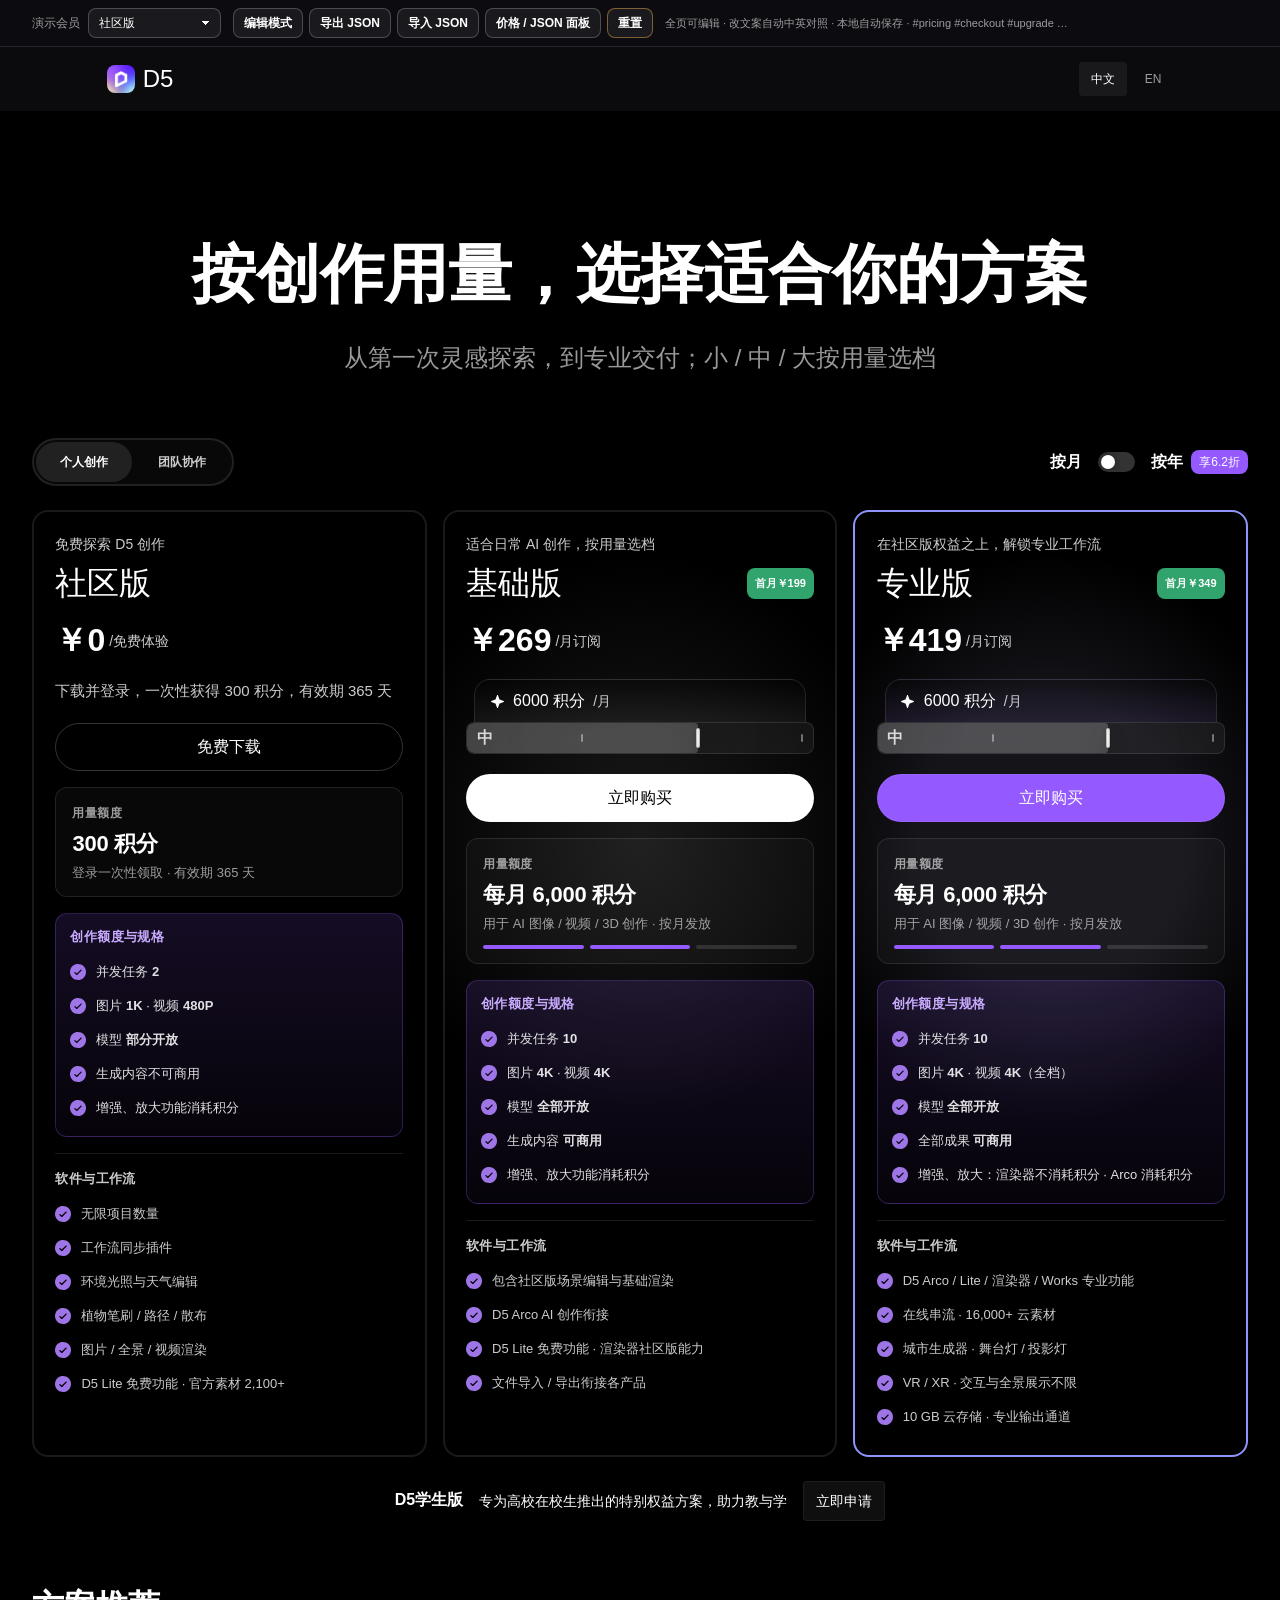
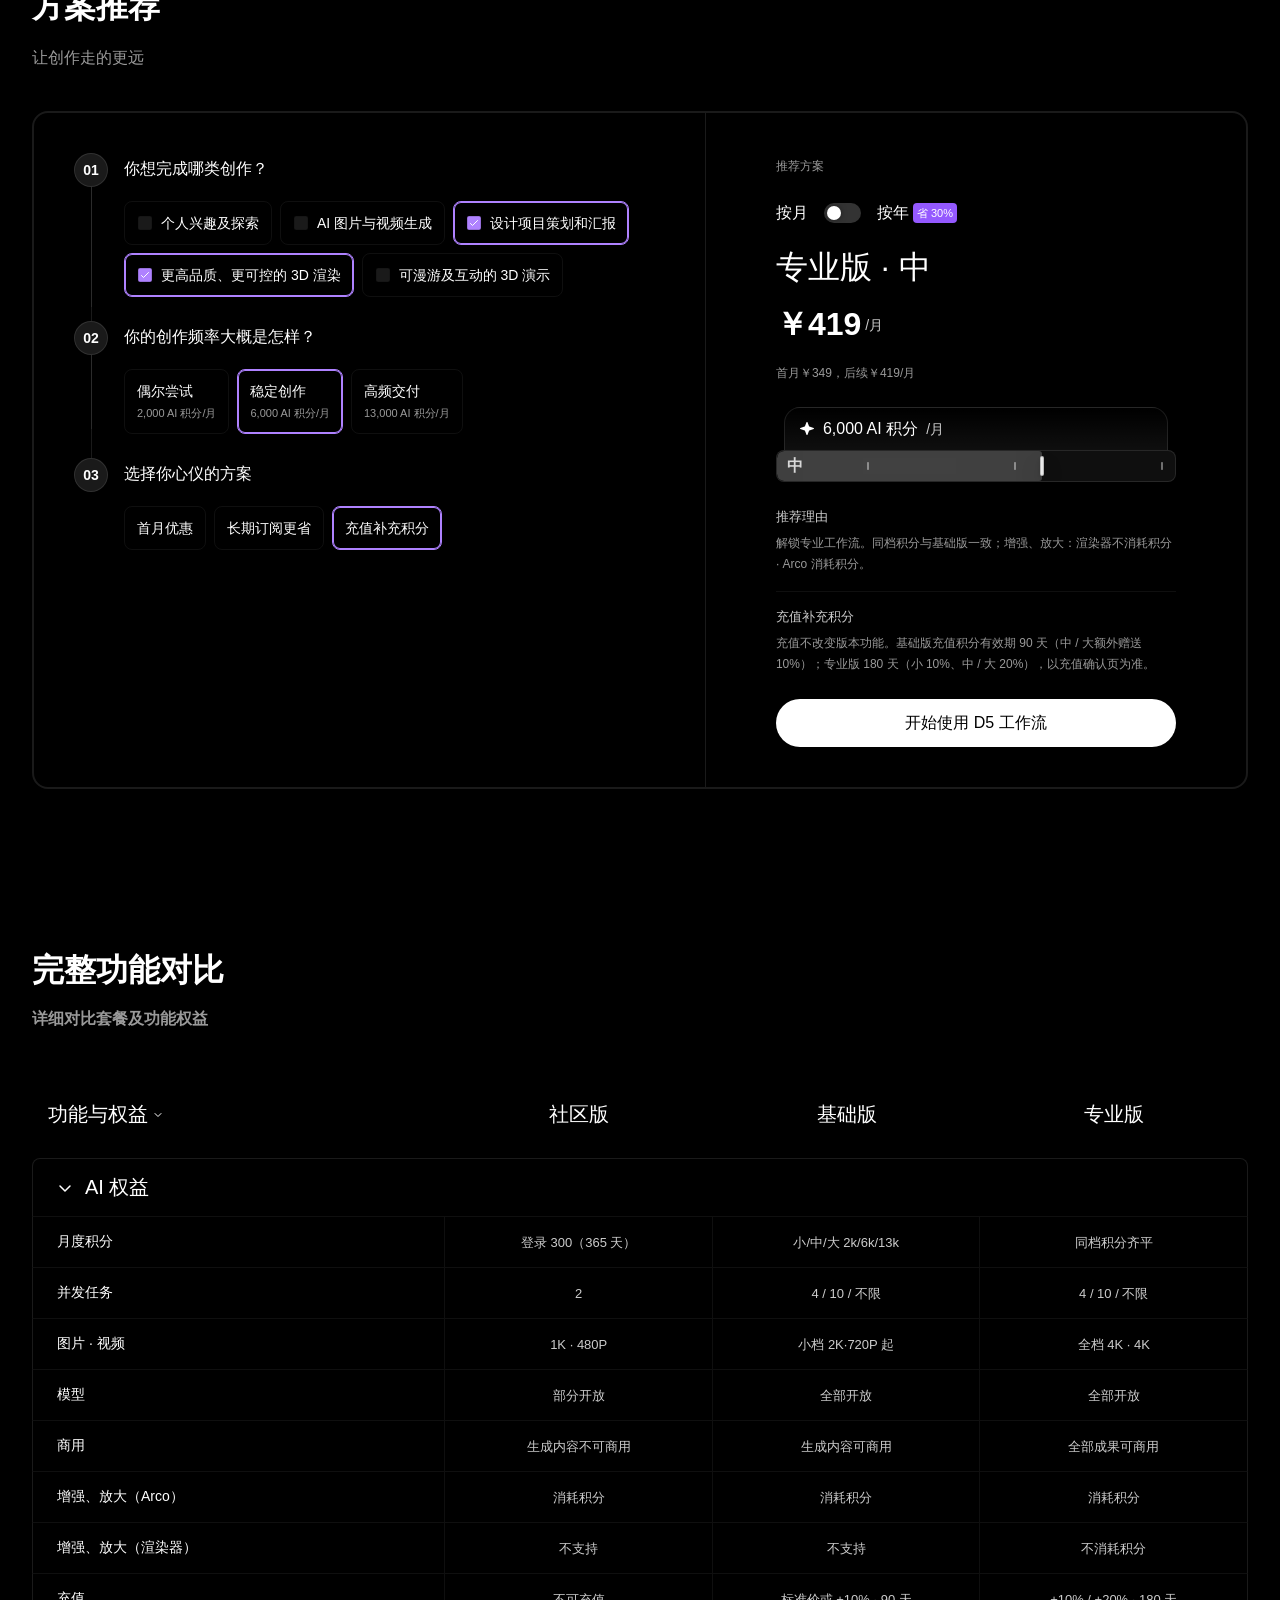
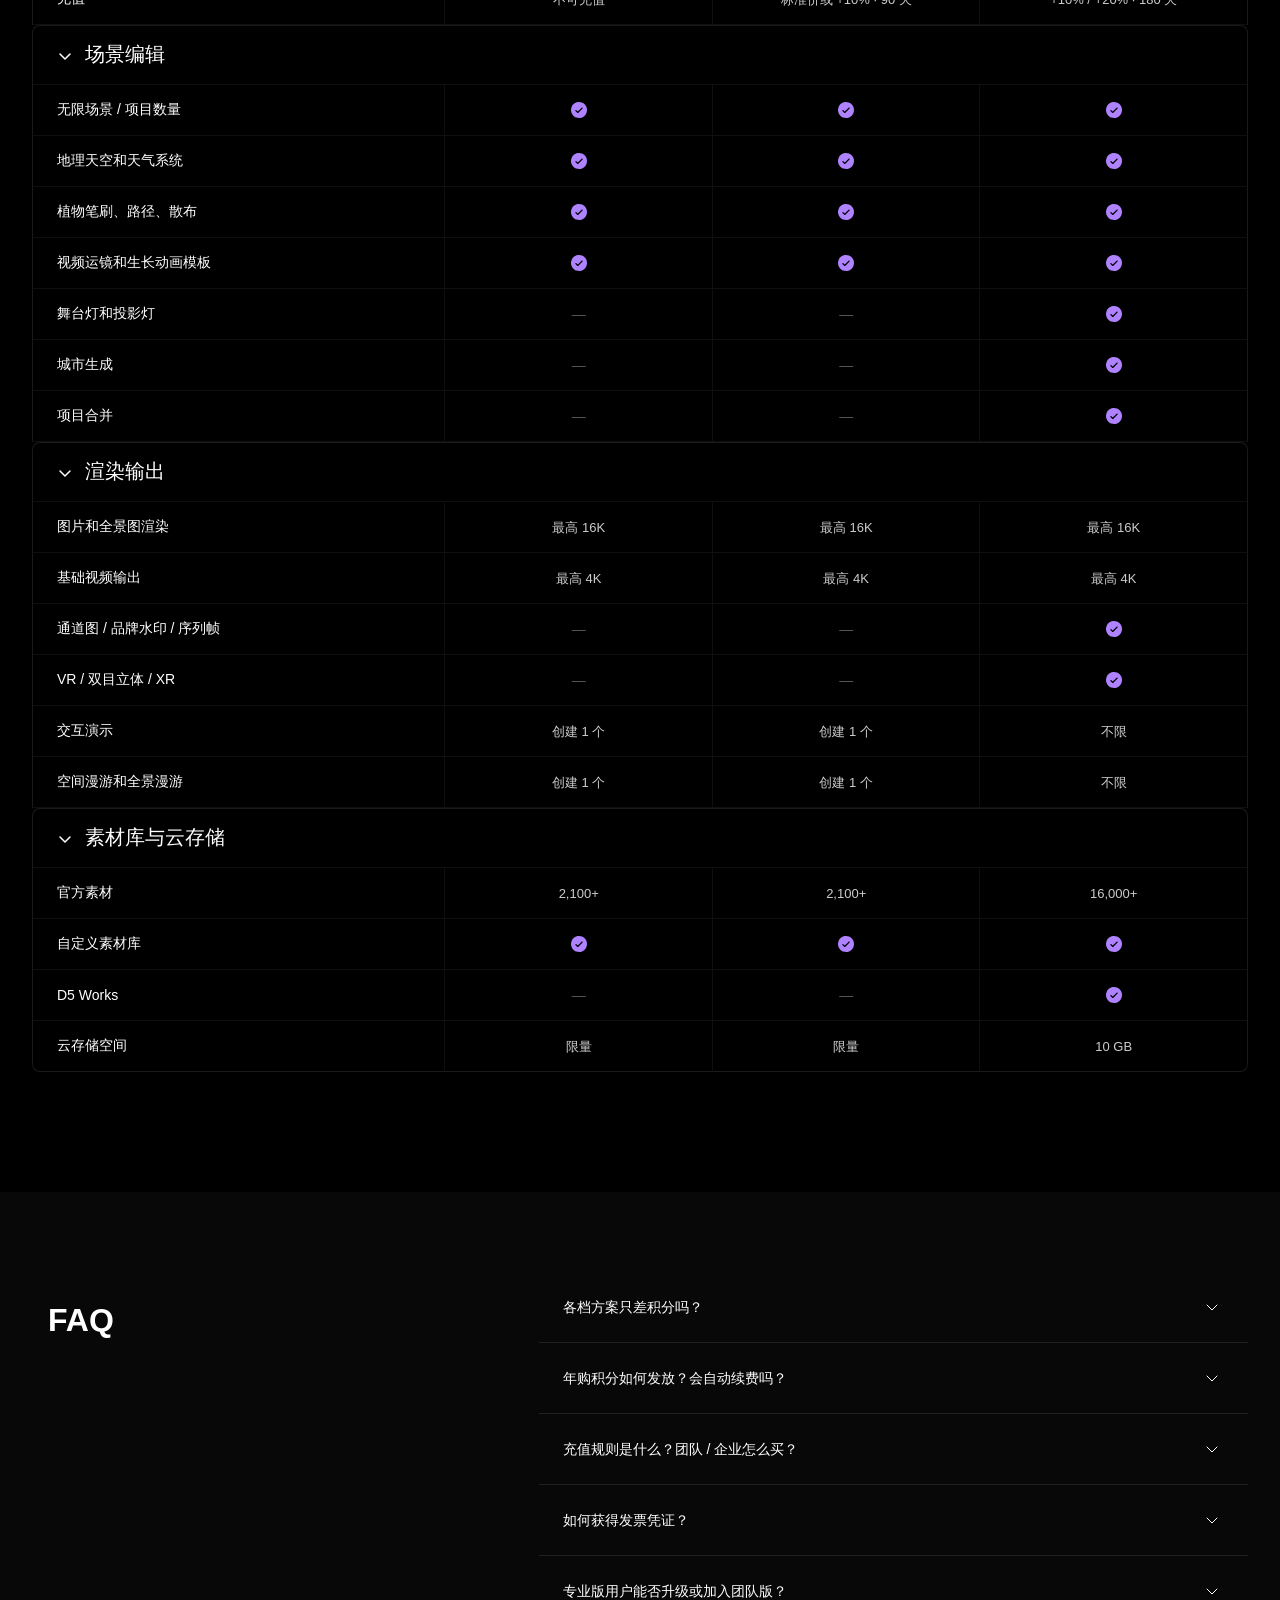
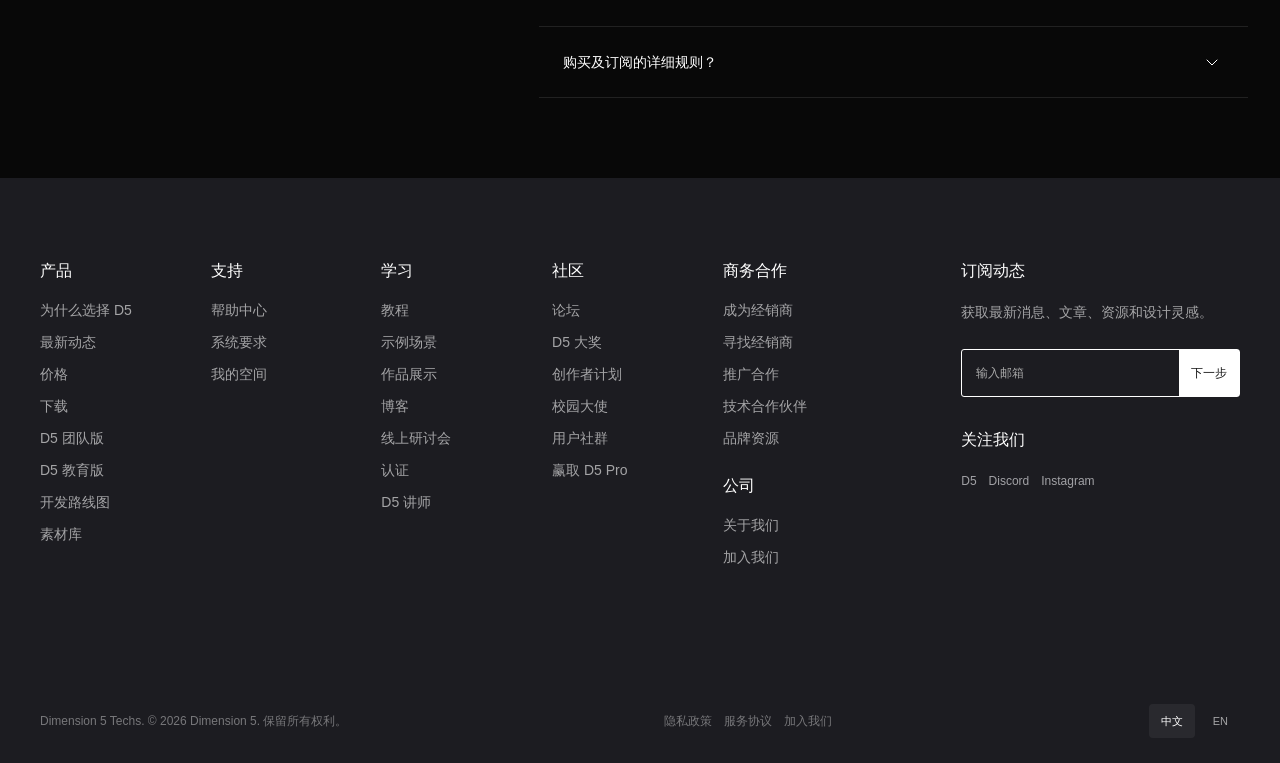
<file: index.html>
<!doctype html>
<html lang="zh-CN">
<head>
  <meta charset="UTF-8">
  <meta name="viewport" content="width=device-width, initial-scale=1">
  <meta name="theme-color" content="#000000">
  <meta name="description" content="选择适合你的 D5 方案，比较个人版本、AI 用量与设计工作流权益。">
  <title>D5 · 选择你的创作方案</title>
  <link rel="icon" href="assets/d5-logo.png">
  <link rel="stylesheet" href="styles.css?v=20261010-preferred-plan">
  <link rel="stylesheet" href="recommender.css?v=20261010-preferred-plan">
  <link rel="stylesheet" href="flows.css?v=20261010-preferred-plan">
</head>
<body data-route="pricing">
  <div class="demo-toolbar" id="demo-toolbar" aria-label="演示与编辑工具栏"></div>

  <header class="global-nav">
    <a class="brand" href="#pricing" data-nav="pricing" aria-label="D5"><img src="assets/brand.webp" alt=""><span>D5</span></a>
    <fieldset class="language-switch" aria-label="Language">
      <button type="button" data-lang="zh" aria-pressed="true">中文</button>
      <button type="button" data-lang="en" aria-pressed="false">EN</button>
    </fieldset>
  </header>

  <div id="view-pricing">
  <main id="main">
    <section class="hero container">
      <h1 data-i18n="hero.title" data-edit="hero.title">按创作用量，选择适合你的方案</h1>
      <p data-i18n="hero.subtitle" data-edit="hero.subtitle">从第一次灵感探索，到专业交付；小 / 中 / 大按用量选档</p>
    </section>

    <section class="pricing container" id="pricing">
      <div class="pricing-toolbar">
        <div class="segmented" role="group" aria-label="选择用户类别">
          <button type="button" data-audience="personal" aria-pressed="true" data-i18n="audience.personal">个人创作</button>
          <button type="button" data-audience="team" aria-pressed="false" data-i18n="audience.team">团队协作</button>
        </div>
        <div class="billing">
          <span data-i18n="billing.monthly">按月</span>
          <button type="button" class="toggle" data-billing-toggle aria-pressed="false" aria-label="切换按年购买"><span></span></button>
          <div class="billing-annual"><span data-i18n="billing.annual">按年</span><b data-i18n="billing.discount">享6.2折</b></div>
        </div>
      </div>
      <div class="plan-grid" id="plan-grid"></div>
      <div class="education">
        <div class="education-inner">
          <strong data-i18n="education.title" data-edit="education.title">D5学生版</strong>
          <span data-i18n="education.subtitle" data-edit="education.subtitle">专为高校在校生推出的特别权益方案，助力教与学</span>
          <a href="#pricing" data-i18n="education.button" data-edit="education.button">立即申请</a>
        </div>
      </div>
    </section>

    <section class="section container" id="workflow" aria-labelledby="workflow-title">
      <div class="section-head">
        <h2 id="workflow-title" data-i18n="workflow.title" data-edit="workflow.title">方案推荐</h2>
        <p data-i18n="workflow.subtitle" data-edit="workflow.subtitle">让创作走的更远</p>
      </div>
      <div class="plan-finder" id="plan-finder"></div>
    </section>

    <section class="section container" id="comparison" aria-labelledby="comparison-title">
      <div class="section-head row">
        <div>
          <h2 id="comparison-title" data-i18n="comparison.title" data-edit="comparison.title">完整功能对比</h2>
          <p data-i18n="comparison.subtitle" data-edit="comparison.subtitle">详细对比套餐及功能权益</p>
        </div>
      </div>
      <div class="compare-scroll" tabindex="0" role="region" aria-labelledby="comparison-title"><div class="compare" id="compare"></div></div>
    </section>

    <section class="faq" id="faq" aria-labelledby="faq-title">
      <div class="container faq-inner">
        <div class="faq-title"><h2 id="faq-title" data-edit="faq.title">FAQ</h2></div>
        <div class="faq-list">
          <details><summary><span data-i18n="faq.q1" data-edit="faq.q1">各档方案只差积分吗？</span><img src="assets/figma/caret-down-faq.svg" alt=""></summary><p data-i18n="faq.a1" data-edit="faq.a1">不只积分。小 / 中 / 大还会影响并发任务、图片/视频规格、充值赠送与积分有效期。基础与专业同档积分一致，核心差异是：①商用——基础为生成内容可商用，专业为全部成果可商用；②增强、放大——Arco 两端都消耗积分；专业版渲染器侧不消耗积分，基础版不支持渲染器侧增强。具体以功能入口说明为准。</p></details>
          <details><summary><span data-i18n="faq.q2" data-edit="faq.q2">年购积分如何发放？会自动续费吗？</span><img src="assets/figma/caret-down-faq.svg" alt=""></summary><p data-i18n="faq.a2" data-edit="faq.a2">年购一次支付，积分仍按月发放，未用完不累计到下一积分月。当前为到期不自动续费；是否自动续费以购买确认页为准。</p></details>
          <details><summary><span data-i18n="faq.q3" data-edit="faq.q3">充值规则是什么？团队 / 企业怎么买？</span><img src="assets/figma/caret-down-faq.svg" alt=""></summary><p data-i18n="faq.a3" data-edit="faq.a3">充值可补充 D5 AI 积分，不改变版本功能。社区版不可充值；基础版按档位为标准价或额外赠送，充值积分有效期 90 天；专业版额外赠送更高，有效期 180 天，均以充值确认页为准。团队版与企业版为两个独立版本模块，各自提供基础席位与专业席位，不展示公开自助价，请联系销售获取报价。</p></details>
          <details><summary><span data-i18n="faq.q4" data-edit="faq.q4">如何获得发票凭证？</span><img src="assets/figma/caret-down-faq.svg" alt=""></summary><p data-i18n="faq.a4" data-edit="faq.a4">成功订购后，可前往 D5 用户中心 · 发票服务 申请开票。</p></details>
          <details><summary><span data-i18n="faq.q5" data-edit="faq.q5">专业版用户能否升级或加入团队版？</span><img src="assets/figma/caret-down-faq.svg" alt=""></summary><p data-i18n="faq.a5" data-edit="faq.a5">专业版用户如需升级为团队版，可联系我们了解详情。若团队已开通团队版，可联系团队管理员邀请你加入。</p></details>
          <details><summary><span data-i18n="faq.q6" data-edit="faq.q6">购买及订阅的详细规则？</span><img src="assets/figma/caret-down-faq.svg" alt=""></summary><p data-i18n="faq.a6" data-edit="faq.a6">查看 D5 订阅规则（d5render.cn/subscription-rules）。其他购买问题可进入帮助中心向我们提问。</p></details>
        </div>
      </div>
    </section>
  </main>
  </div>

  <div id="flow-host" hidden>
    <div id="flow-root" class="view is-active" aria-live="polite"></div>
  </div>

  <footer class="reference-footer">
    <div class="footer-columns">
      <div><h3 data-i18n="footer.product">产品</h3><a href="#pricing" data-nav="pricing" data-i18n="footer.whyD5">为什么选择 D5</a><a href="#pricing" data-nav="pricing" data-i18n="footer.whatsNew">最新动态</a><a href="#pricing" data-nav="pricing" data-i18n="footer.pricing">价格</a><a href="#pricing" data-nav="pricing" data-i18n="footer.download">下载</a><a href="#pricing" data-nav="pricing" data-i18n="footer.teams">D5 团队版</a><a href="#pricing" data-nav="pricing" data-i18n="footer.education">D5 教育版</a><a href="#pricing" data-nav="pricing" data-i18n="footer.roadmap">开发路线图</a><a href="#pricing" data-nav="pricing" data-i18n="footer.assets">素材库</a></div>
      <div><h3 data-i18n="footer.support">支持</h3><a href="#pricing" data-nav="pricing" data-i18n="footer.help">帮助中心</a><a href="#pricing" data-nav="pricing" data-i18n="footer.requirements">系统要求</a><a href="#pricing" data-nav="pricing" data-i18n="footer.space">我的空间</a></div>
      <div><h3 data-i18n="footer.learn">学习</h3><a href="#pricing" data-nav="pricing" data-i18n="footer.tutorial">教程</a><a href="#pricing" data-nav="pricing" data-i18n="footer.sample">示例场景</a><a href="#pricing" data-nav="pricing" data-i18n="footer.gallery">作品展示</a><a href="#pricing" data-nav="pricing" data-i18n="footer.blog">博客</a><a href="#pricing" data-nav="pricing" data-i18n="footer.webinars">线上研讨会</a><a href="#pricing" data-nav="pricing" data-i18n="footer.certification">认证</a><a href="#pricing" data-nav="pricing" data-i18n="footer.instructor">D5 讲师</a></div>
      <div><h3 data-i18n="footer.community">社区</h3><a href="#pricing" data-nav="pricing" data-i18n="footer.forum">论坛</a><a href="#pricing" data-nav="pricing" data-i18n="footer.awards">D5 大奖</a><a href="#pricing" data-nav="pricing" data-i18n="footer.creator">创作者计划</a><a href="#pricing" data-nav="pricing" data-i18n="footer.campus">校园大使</a><a href="#pricing" data-nav="pricing" data-i18n="footer.userGroup">用户社群</a><a href="#pricing" data-nav="pricing" data-i18n="footer.winPro">赢取 D5 Pro</a></div>
      <div><h3 data-i18n="footer.business">商务合作</h3><a href="#pricing" data-nav="pricing" data-i18n="footer.reseller">成为经销商</a><a href="#pricing" data-nav="pricing" data-i18n="footer.findReseller">寻找经销商</a><a href="#pricing" data-nav="pricing" data-i18n="footer.affiliate">推广合作</a><a href="#pricing" data-nav="pricing" data-i18n="footer.technology">技术合作伙伴</a><a href="#pricing" data-nav="pricing" data-i18n="footer.brandKit">品牌资源</a><h3 class="company-heading" data-i18n="footer.company">公司</h3><a href="#pricing" data-nav="pricing" data-i18n="footer.about">关于我们</a><a href="#pricing" data-nav="pricing" data-i18n="footer.careers">加入我们</a></div>
      <div class="footer-subscribe">
        <h3 data-i18n="footer.subscribe">订阅动态</h3>
        <p data-i18n="footer.newsletter">获取最新消息、文章、资源和设计灵感。</p>
        <form class="newsletter-placeholder" id="newsletter-form"><label class="sr-only" for="newsletter-email" data-i18n="footer.emailLabel">邮箱地址</label><input id="newsletter-email" type="email" placeholder="输入邮箱" data-i18n-placeholder="footer.emailPlaceholder"><button type="submit" data-i18n="footer.next">下一步</button></form>
        <h3 data-i18n="footer.followTitle">关注我们</h3>
        <span class="social-labels">D5　Discord　Instagram</span>
      </div>
    </div>
    <div class="footer-legal">
      <span data-i18n="footer.copyright">Dimension 5 Techs. © 2026 Dimension 5. 保留所有权利。</span>
      <span><a href="#pricing" data-nav="pricing" data-i18n="footer.privacy">隐私政策</a>　<a href="#pricing" data-nav="pricing" data-i18n="footer.service">服务协议</a>　<a href="#pricing" data-nav="pricing" data-i18n="footer.join">加入我们</a></span>
      <fieldset class="language-switch" aria-label="Language">
        <button type="button" data-lang="zh" aria-pressed="true">中文</button>
        <button type="button" data-lang="en" aria-pressed="false">EN</button>
      </fieldset>
    </div>
  </footer>

  <div class="sr-only" id="announcer" role="status" aria-live="polite"></div>
  <script src="app.js?v=20261010-preferred-plan"></script>
  <script src="i18n-sync.js?v=20261010-preferred-plan"></script>
  <script src="recommender.js?v=20261010-preferred-plan"></script>
  <script src="flows.js?v=20261010-preferred-plan"></script>
</body>
</html>
</file>
<file: styles.css>
@charset "UTF-8";
/* D5 pricing page.
   Section design: Figma "Official Website / Global" (31951:32322), 1920 frame, content px-240 → 1440.
   Header / footer: reference site (d5-arco-landing). */

:root {
  --content-width: min(1440px, calc(100% - clamp(32px, 8vw - 24px, 64px)));
  --ai: #9459ff;
  --font: Inter, "PingFang SC", "Microsoft YaHei", sans-serif;
  --border-10: rgba(255, 255, 255, .1);
  --border-6: rgba(255, 255, 255, .06);
  --text-80: rgba(255, 255, 255, .8);
  --text-60: rgba(255, 255, 255, .6);
}

* { box-sizing: border-box; }
[hidden] { display: none !important; }
html { scroll-behavior: smooth; scroll-padding-top: 64px; }
body { margin: 0; background: #000; color: #fff; font-family: var(--font); font-size: 14px; line-height: 22px; -webkit-font-smoothing: antialiased; }
a { color: inherit; text-decoration: none; }
button { font: inherit; color: inherit; background: none; border: 0; padding: 0; cursor: pointer; }
img { display: block; }
h1, h2, h3, p { margin: 0; }
fieldset { border: 0; margin: 0; padding: 0; min-width: 0; }
.sr-only { position: absolute; width: 1px; height: 1px; padding: 0; margin: -1px; overflow: hidden; clip: rect(0, 0, 0, 0); white-space: nowrap; border: 0; }
.container { width: var(--content-width); margin-inline: auto; }

/* ---------- Header (reference site) ---------- */
.global-nav { position: sticky; top: 0; z-index: 50; display: flex; align-items: center; justify-content: space-between; height: 64px; padding: 0 max(32px, 8.333vw); background: rgba(13, 13, 16, .9); -webkit-backdrop-filter: blur(24px); backdrop-filter: blur(24px); }
.brand { display: flex; align-items: center; gap: 8px; font-family: Outfit, Inter, sans-serif; font-size: 24px; font-weight: 500; white-space: nowrap; }
.brand img { width: 28px; height: 28px; border-radius: 8px; object-fit: cover; }
.language-switch { display: flex; gap: 6px; }
.language-switch button { padding: 8px 12px; border-radius: 4px; font-size: 12px; line-height: 18px; color: var(--text-60); }
.language-switch button[aria-pressed="true"] { background: rgba(255, 255, 255, .06); color: #fff; }

/* ---------- Hero ---------- */
.hero { display: flex; flex-direction: column; gap: 24px; padding: 120px 0 40px; text-align: center; }
.hero h1 { font-size: 64px; font-weight: 700; line-height: normal; }
.hero p { font-size: 24px; font-weight: 500; line-height: normal; color: var(--text-60); }

/* ---------- Pricing toolbar ---------- */
.pricing-toolbar { display: flex; align-items: center; justify-content: space-between; padding: 24px 0; }
.segmented { display: flex; align-items: center; gap: 2px; height: 48px; padding: 2px; border: 2px solid var(--border-10); border-radius: 9999px; background: rgba(255, 255, 255, .03); -webkit-backdrop-filter: blur(50px); backdrop-filter: blur(50px); }
.segmented button { height: 100%; padding: 0 24px; border-radius: 9999px; font-size: 12px; font-weight: 600; line-height: 16px; white-space: nowrap; opacity: .8; }
.segmented button[aria-pressed="true"] { background: rgba(255, 255, 255, .1); opacity: 1; }
.billing { display: flex; align-items: center; gap: 16px; font-size: 16px; font-weight: 600; line-height: 20px; white-space: nowrap; }
.billing-annual { display: flex; align-items: center; gap: 8px; }
.toggle { display: flex; align-items: center; width: 37px; height: 20px; padding: 3px; border-radius: 17px; background: rgba(255, 255, 255, .2); transition: background-color .16s ease; }
.toggle[aria-pressed="true"] { background: var(--ai); }
.toggle span { width: 14px; height: 14px; border-radius: 50%; background: #fff; box-shadow: 0 0 6.4px rgba(0, 0, 0, .4); transition: transform .2s ease; }
.toggle[aria-pressed="true"] span { transform: translateX(17px); }
.billing b { padding: 4px 8px; border-radius: 8px; background: var(--ai); font-size: 12px; font-weight: 500; line-height: 16px; }

/* ---------- Price cards ---------- */
.plan-grid { display: grid; grid-template-columns: repeat(3, minmax(0, 1fr)); gap: clamp(16px, 1.25vw, 24px); align-items: stretch; }
/* Team audience: 团队版 | 企业版 side-by-side; each module has 基础|专业 in one row */
.plan-grid.is-team {
  display: grid;
  grid-template-columns: repeat(2, minmax(0, 1fr));
  gap: 14px;
  align-items: stretch;
}
.seat-note { margin: 0; font-size: 13px; line-height: 18px; color: var(--text-80); }

/* Business modules: Team / Enterprise — version titles LARGE (personal plan-name scale);
   seat cards SMALLER / compact secondary hierarchy */
.biz-module {
  display: flex; flex-direction: column; gap: 14px;
  padding: 18px 14px 16px;
  border: 1px solid var(--border-10);
  border-radius: 16px;
  background: rgba(255, 255, 255, .02);
  min-width: 0;
}
.biz-module-head { display: flex; flex-direction: column; gap: 6px; padding: 0 2px 2px; }
/* Version = section hero: match personal .plan-name h2 (32/40) */
.biz-module-head h2 { font-size: 32px; font-weight: 500; line-height: 40px; letter-spacing: -.02em; }
.biz-module-head p { font-size: 14px; font-weight: 500; line-height: 22px; color: var(--text-60); }
.biz-module-head .biz-module-note { margin: 2px 0 0; font-size: 12px; line-height: 18px; color: var(--text-60); opacity: .85; }
.biz-seat-grid {
  display: grid;
  grid-template-columns: repeat(2, minmax(0, 1fr));
  gap: 10px;
  align-items: stretch;
}
/* Compact seat product cards — secondary to version header */
.plan-card.seat-card {
  gap: 10px;
  padding: 12px 10px 12px;
  border-width: 1px;
  border-radius: 12px;
}
.plan-card.seat-card .plan-zone-a { gap: 8px; padding-bottom: 0; }
.plan-card.seat-card .plan-title { gap: 4px; }
.plan-card.seat-card .plan-name h2 { font-size: 18px; font-weight: 600; line-height: 24px; letter-spacing: -.01em; }
.plan-card.seat-card .plan-desc { font-size: 12px; font-weight: 500; line-height: 18px; color: var(--text-60); }
.plan-card.seat-card .seat-capacity {
  margin-top: 0;
  padding: 8px 10px;
  gap: 2px;
  border-radius: 8px;
}
.plan-card.seat-card .seat-capacity .capacity-title { font-size: 14px; font-weight: 600; line-height: 20px; }
.plan-card.seat-card .plan-button {
  height: 36px;
  padding: 8px 10px;
  font-size: 13px;
  font-weight: 500;
  border-radius: 9999px;
}
.plan-card.seat-card .seat-bullets { margin-top: 0; gap: 0; }
.plan-card.seat-card .seat-bullets li {
  min-height: 0;
  padding: 4px 0;
  font-size: 12px;
  line-height: 18px;
  gap: 8px;
  color: rgba(255, 255, 255, .82);
}
.plan-card.seat-card .seat-bullets li .check { width: 14px; height: 14px; margin-top: 2px; }

/* Lovart-inspired card zones + AI/workflow split */
.plan-zone-a { display: flex; flex-direction: column; gap: 16px; padding-bottom: 4px; }
.capacity-zone {
  display: flex; flex-direction: column; gap: 6px;
  padding: 14px 16px;
  border: 1px solid var(--border-10);
  border-radius: 12px;
  background: rgba(255, 255, 255, .03);
}
.capacity-label { font-size: 12px; font-weight: 600; letter-spacing: .04em; text-transform: uppercase; color: var(--text-60); }
.capacity-title { font-size: 22px; font-weight: 600; line-height: 28px; letter-spacing: -.01em; }
.capacity-sub { font-size: 13px; line-height: 18px; color: var(--text-60); }
.capacity-meter { display: flex; gap: 6px; margin-top: 6px; }
.capacity-meter i { flex: 1; height: 4px; border-radius: 2px; background: rgba(255, 255, 255, .12); }
.capacity-meter i.on { background: var(--ai); }
.seat-capacity { margin-top: 0; }
.seat-capacity .capacity-title { font-size: 13px; line-height: 18px; }
.seat-bullets { margin-top: 0; }
.seat-bullets li { min-height: 0; padding: 6px 0; font-size: 13px; line-height: 20px; }

.benefit-stack { display: flex; flex-direction: column; gap: 0; margin-top: 0; }
.benefit-block { display: flex; flex-direction: column; gap: 10px; }
.benefit-label { font-size: 13px; font-weight: 600; line-height: 18px; color: var(--text-60); letter-spacing: .03em; }
.benefit-ai {
  padding: 14px 14px 12px;
  border: 1px solid rgba(148, 89, 255, .28);
  border-radius: 12px;
  background: linear-gradient(180deg, rgba(148, 89, 255, .14), rgba(148, 89, 255, .04));
}
.benefit-ai .benefit-label { color: #c9acff; }
.benefit-divider { height: 1px; margin: 16px 0; background: var(--border-10); }
.benefit-workflow .benefit-label { color: var(--text-80); }
.compare-text { display: inline-block; font-size: 13px; line-height: 18px; color: var(--text-80); }
.compare-empty { color: var(--text-60); opacity: .55; }
.plan-card { display: flex; flex-direction: column; gap: 16px; padding: clamp(16px, 1.67vw, 24px); border: 2px solid var(--border-10); border-radius: 16px; min-width: 0; overflow-wrap: anywhere; transition: border-color .16s ease, background-color .16s ease; }
.plan-card.basic { background: radial-gradient(ellipse 262px 290px at 50% 35%, rgba(255, 255, 255, .1), rgba(255, 255, 255, 0)); }
.plan-card.pro { border-color: #8f94fb; background: radial-gradient(ellipse 262px 290px at 50% 35%, rgba(199, 201, 253, .1) 50%, rgba(255, 255, 255, 0)); }
.plan-top { display: flex; flex-direction: column; gap: 16px; }
.plan-title { display: flex; flex-direction: column; gap: 8px; }
.plan-desc { font-size: 14px; font-weight: 500; line-height: 22px; color: var(--text-80); }
.plan-name { display: flex; flex-wrap: wrap; align-items: center; justify-content: space-between; gap: 8px; }
.plan-name h2 { font-size: 32px; font-weight: 500; line-height: 40px; }
.tag { max-width: 100%; padding: 8px; border-radius: 8px; background: #30a46c; font-size: 11px; font-weight: 600; line-height: normal; color: #fff; }
.plan-price { display: flex; flex-wrap: wrap; align-items: center; gap: 4px; min-height: 40px; }
.price-value { font-size: 32px; font-weight: 600; line-height: normal; white-space: nowrap; }
.price-period { font-size: 14px; line-height: 22px; color: var(--text-80); }
.plan-info { display: flex; flex-direction: column; gap: 8px; font-size: 15px; font-weight: 500; line-height: 24px; color: var(--text-80); }

.credit-block { display: flex; flex-direction: column; border-radius: 16px; }
.credit-wrap { padding: 0 8px; }
.credit-info { display: flex; flex-wrap: wrap; align-items: center; gap: 4px 8px; padding: 8px clamp(8px, 1.1vw, 16px); border: 1px solid var(--border-10); border-bottom: 0; border-radius: 16px 16px 0 0; background: linear-gradient(to top, rgba(255, 255, 255, .06), rgba(255, 255, 255, 0)); }
.pro .credit-info { background: linear-gradient(to top, rgba(175, 130, 255, .1), rgba(175, 130, 255, 0)); }
.credit-info img { flex: none; width: 16px; height: 16px; padding: 1.5px; }
.credit-info strong { font-size: 16px; font-weight: 500; line-height: 26px; }
.credit-info > span { font-size: 14px; line-height: 22px; color: var(--text-80); }
.rolling-number { display: inline-flex; font-variant-numeric: tabular-nums; line-height: 1.15; vertical-align: baseline; }
.number-wheel { display: inline-block; width: 1ch; height: 1.15em; overflow: hidden; }
.number-wheel-track { display: flex; flex-direction: column; }
.number-wheel-track > span { display: block; height: 1.15em; line-height: 1.15em; flex: none; }

.plan-slider { position: relative; height: 32px; border: 1px solid var(--border-10); border-radius: 8px; background: rgba(255, 255, 255, .06); -webkit-backdrop-filter: blur(50px); backdrop-filter: blur(50px); overflow: hidden; touch-action: pan-y; user-select: none; -webkit-user-select: none; cursor: pointer; }
.slider-fill { position: absolute; inset: 0 auto 0 0; width: clamp(0%, var(--progress), 100%); border-radius: 7px 3px 3px 7px; background: rgba(255, 255, 255, .2); -webkit-backdrop-filter: blur(50px); backdrop-filter: blur(50px); transition: width .18s cubic-bezier(.2, .8, .2, 1); }
.slider-handle { position: absolute; top: 5px; left: clamp(0px, calc(var(--progress) - 2px), calc(100% - 4px)); width: 4px; height: 20px; border: 1px solid rgba(0, 0, 0, .2); border-radius: 2px; background: rgba(255, 255, 255, .9); filter: drop-shadow(0 8px 9px rgba(0, 0, 0, .22)) drop-shadow(0 2px 2.5px rgba(0, 0, 0, .18)); transition: left .18s cubic-bezier(.2, .8, .2, 1); pointer-events: none; }
.slider-label { position: absolute; left: 9.67px; top: 50%; transform: translateY(-50%); font-size: 16px; font-weight: 600; line-height: 16px; color: var(--text-80); pointer-events: none; }
.slider-ticks { position: absolute; inset: 0; pointer-events: none; }
.slider-ticks i { position: absolute; top: 11px; width: 2px; height: 8px; border-radius: 1px; background: rgba(255, 255, 255, .4); transform: translateX(-50%); }
.slider-ticks i:nth-child(1) { left: 33.333%; }
.slider-ticks i:nth-child(2) { left: 66.666%; }
.slider-ticks i:nth-child(3) { left: calc(100% - 10px); transform: translateX(-100%); }
.plan-slider input { position: absolute; inset: 0; width: 100%; height: 100%; margin: 0; opacity: 0; cursor: pointer; }
.plan-slider:has(input:focus-visible) { outline: 2px solid #c9acff; outline-offset: 2px; }

.plan-button { display: flex; align-items: center; justify-content: center; width: 100%; height: 48px; padding: 12px; border-radius: 9999px; font-size: 16px; font-weight: 500; line-height: 1; -webkit-backdrop-filter: blur(50px); backdrop-filter: blur(50px); transition: border-color .16s ease, background-color .16s ease, color .16s ease; }
.community .plan-button { border: 1px solid rgba(255, 255, 255, .2); }
.basic .plan-button { border: 1px solid rgba(255, 255, 255, .2); background: #fff; color: #000; }
.pro .plan-button { border: 1px solid var(--border-6); background: var(--ai); }
.plan-card:focus-within { border-color: rgba(255, 255, 255, .24); background-color: rgba(255, 255, 255, .035); }
.plan-card.pro:focus-within { border-color: #b0a5ff; }
.plan-button:focus-visible { outline: 2px solid #c9acff; outline-offset: 3px; }
.community .plan-button:focus-visible { border-color: rgba(255, 255, 255, .4); background-color: rgba(255, 255, 255, .08); }
.basic .plan-button:focus-visible { background-color: #e6e6e6; }
.pro .plan-button:focus-visible { background-color: #a775ff; }
@media (hover: hover) and (pointer: fine) {
  .plan-card:hover { border-color: rgba(255, 255, 255, .24); background-color: rgba(255, 255, 255, .035); }
  .plan-card.pro:hover { border-color: #b0a5ff; }
  .community .plan-button:hover { border-color: rgba(255, 255, 255, .4); background-color: rgba(255, 255, 255, .08); }
  .basic .plan-button:hover { background-color: #e6e6e6; }
  .pro .plan-button:hover { background-color: #a775ff; }
}
.plan-list { list-style: none; margin: 0; padding: 0; display: flex; flex-direction: column; gap: 2px; }
.plan-list li {
  display: flex; align-items: flex-start; gap: 10px;
  min-height: 0; padding: 6px 0;
  font-size: 13px; line-height: 20px; color: rgba(255, 255, 255, .88);
}
.plan-list li .check { flex: none; width: 16px; height: 16px; margin-top: 2px; opacity: .9; }
.plan-list li span { flex: 1; min-width: 0; }
.plan-list-secondary li { color: var(--text-80); font-size: 13px; line-height: 20px; }
.plan-list em { font-style: normal; font-weight: 500; color: #c9acff; margin-left: 6px; }

/* ---------- Education ---------- */
.education { display: flex; justify-content: center; padding: 16px; }
.education-inner { display: flex; flex: 1; align-items: center; justify-content: center; gap: 16px; min-width: 0; padding: 8px 40px; border-radius: 8px; }
.education strong { font-size: 16px; font-weight: 600; line-height: normal; white-space: nowrap; }
.education span { font-size: 14px; line-height: 22px; white-space: nowrap; }
.education a { padding: 12px; border: 1px solid var(--border-6); border-radius: 4px; background: rgba(255, 255, 255, .06); font-size: 14px; line-height: 1; white-space: nowrap; -webkit-backdrop-filter: blur(50px); backdrop-filter: blur(50px); }

/* ---------- Sections ---------- */
.section { padding-bottom: 120px; }
.section-head { display: flex; flex-direction: column; gap: 16px; padding: 40px 0; }
.section-head h2 { font-size: 32px; font-weight: 600; line-height: normal; }
.section-head p { font-size: 16px; font-weight: 700; line-height: normal; color: var(--text-60); }
.section-head.row { flex-direction: row; align-items: center; justify-content: space-between; }
.section-head.row > div:first-child { display: flex; flex-direction: column; gap: 16px; }
.section-placeholder { height: 128px; }

/* ---------- Feature comparison ---------- */
.compare-scroll { width: 100%; overflow-x: auto; -webkit-overflow-scrolling: touch; }
.compare-scroll:focus-visible { outline: 2px solid #c9acff; outline-offset: 4px; border-radius: 8px; }
.compare-table { width: 100%; min-width: 640px; table-layout: fixed; border-collapse: separate; border-spacing: 0; }
.compare-table th, .compare-table td { vertical-align: middle; overflow-wrap: anywhere; }
.compare-table thead th { padding: 24px 12px; font-size: 20px; font-weight: 500; line-height: 40px; text-align: center; }
.compare-table thead .lead { width: 34%; padding-left: 16px; text-align: left; }
.compare-table thead .col { width: 22%; }
.compare-table thead .lead img { display: inline-block; width: 12px; height: 12px; margin-left: 4px; vertical-align: middle; }
.compare-table tbody th, .compare-table tbody td { border-bottom: 1px solid var(--border-6); border-right: 1px solid var(--border-6); }
.compare-table tbody tr > :first-child { border-left: 1px solid var(--border-10); }
.compare-table tbody tr > :last-child { border-right-color: var(--border-10); }
.compare-table .compare-group { padding: 16px 20px; border-top: 1px solid var(--border-10); border-radius: 8px 8px 0 0; font-size: 20px; font-weight: 500; line-height: 24px; text-align: left; }
.compare-group img { display: inline-block; width: 24px; height: 24px; margin-right: 8px; vertical-align: middle; }
.compare-table tbody .lead { padding: 16px 24px; font-size: 14px; font-weight: 500; line-height: normal; text-align: left; }
.compare-table tbody .col { padding: 14px 12px; text-align: center; }
.compare-table tbody .col img { width: 20px; height: 20px; margin-inline: auto; padding: 1.875px; }
.compare-table tbody tr:last-child > * { border-bottom-color: var(--border-10); }
.compare-table tbody tr:last-child > :first-child { border-bottom-left-radius: 8px; }
.compare-table tbody tr:last-child > :last-child { border-bottom-right-radius: 8px; }

/* ---------- FAQ ---------- */
.faq { background: rgba(255, 255, 255, .03); padding: 80px 0; }
.faq-inner { display: grid; grid-template-columns: minmax(0, 5fr) minmax(0, 7fr); align-items: start; }
.faq-title { display: flex; align-items: center; min-width: 0; min-height: 98px; padding: 0 16px; }
.faq-title h2 { font-size: 32px; font-weight: 600; line-height: normal; font-feature-settings: "halt" 1; }
.faq-list { width: 100%; min-width: 0; overflow-wrap: anywhere; }
.faq-list details { border-bottom: 1px solid var(--border-10); }
.faq-list summary { display: flex; align-items: flex-start; gap: 16px; padding: 24px; list-style: none; cursor: pointer; font-size: 14px; font-weight: 500; line-height: 22px; }
.faq-list summary::-webkit-details-marker { display: none; }
.faq-list summary span { flex: 1; min-width: 0; }
.faq-list summary img { flex: none; width: 24px; height: 24px; margin: -1px 0; transition: transform .2s ease; }
.faq-list details[open] summary img { transform: rotate(180deg); }
.faq-list details p { padding: 0 24px 24px; font-size: 14px; line-height: 22px; color: var(--text-60); }

/* ---------- Footer (reference site) ---------- */
.reference-footer { padding: 80px max(32px, 50vw - 600px) 0; background: #1c1c21; color: var(--text-60); font-size: 14px; }
.footer-columns { display: grid; grid-template-columns: repeat(4, 1fr) 1.45fr 1.85fr; gap: 20px; }
.footer-columns h3 { margin: 0 0 16px; font-family: Outfit, Inter, sans-serif; font-size: 16px; font-weight: 500; line-height: 26px; color: #fff; }
.footer-columns a { display: block; margin: 0 0 12px; font-size: 14px; line-height: 20px; color: var(--text-60); }
.footer-columns a:hover { color: #fff; }
.footer-columns .company-heading { margin-top: 25px; }
.footer-subscribe p { margin: 0 0 25px; font-size: 14px; line-height: 24px; }
.newsletter-placeholder { display: flex; align-items: center; justify-content: space-between; width: 100%; margin: 0 0 30px; padding: 0; border: 1px solid #fff; border-radius: 3px; font-size: 12px; color: #fff; }
.newsletter-placeholder input { flex: 1; min-width: 0; padding: 12px 14px; border: 0; background: transparent; color: #fff; font: inherit; }
.newsletter-placeholder input::placeholder { color: #aaa; }
.newsletter-placeholder button { padding: 12px; background: #fff; color: #161616; font-weight: 500; white-space: nowrap; }
.social-labels { font-size: 12px; line-height: 24px; color: #a2a2a6; }
.footer-legal { display: flex; align-items: center; justify-content: space-between; gap: 20px; margin-top: 100px; padding: 25px 0; font-size: 12px; color: rgba(255, 255, 255, .4); }
.footer-legal a:hover { color: #fff; }
.footer-legal .language-switch button { font-size: 11px; }

/* ---------- Responsive ---------- */
@media (max-width: 1100px) {
  .hero h1 { font-size: 48px; }
  .hero p { font-size: 20px; }
  .footer-columns { grid-template-columns: repeat(3, 1fr); gap: 40px; }
  .footer-legal { flex-wrap: wrap; margin-top: 65px; }
  .reference-footer { padding-top: 55px; }
}

@media (max-width: 900px) {
  .global-nav { padding: 0 24px; }
  .hero { gap: 16px; padding: 80px 0 24px; }
  .hero h1 { font-size: 36px; }
  .hero p { font-size: 16px; }
  .pricing-toolbar { flex-wrap: wrap; justify-content: center; gap: 16px; }
  .plan-grid { grid-template-columns: repeat(2, minmax(0, 1fr)); }
  .plan-grid.is-team { grid-template-columns: minmax(0, 1fr); gap: 12px; }
  .biz-seat-grid { grid-template-columns: repeat(2, minmax(0, 1fr)); }
  .plan-card.community { grid-column: 1 / -1; }
  .education { padding: 16px 0; }
  .education-inner { flex-direction: column; gap: 12px; padding: 8px 0; text-align: center; }
  .education span { white-space: normal; }
  .section { padding-bottom: 80px; }
  .section-head { padding: 32px 0; gap: 12px; }
  .section-head h2 { font-size: 28px; }
  .section-head.row { flex-direction: column; align-items: flex-start; gap: 24px; }
  .section-placeholder { height: 96px; }
  .faq { padding: 48px 0; }
  .faq-title h2 { font-size: 28px; }
  .reference-footer { padding: 40px 24px 0; }
  .footer-columns a, .footer-subscribe p { font-size: 12px; }
  .footer-columns h3 { font-size: 15px; }
  .footer-legal { font-size: 10px; }
}

@media (max-width: 640px) {
  .plan-grid { grid-template-columns: minmax(0, 1fr); }
  .biz-seat-grid { grid-template-columns: minmax(0, 1fr); }
  .biz-module { padding: 14px 12px 14px; }
  .biz-module-head h2 { font-size: 28px; line-height: 36px; }
  .plan-card.seat-card .plan-name h2 { font-size: 16px; line-height: 22px; }
  .plan-card.seat-card .plan-desc { font-size: 12px; line-height: 18px; }
  .plan-card.seat-card .plan-button { height: 34px; font-size: 12px; }
  .faq-inner { grid-template-columns: minmax(0, 1fr); }
  .faq-title { min-height: 0; padding: 0 24px 16px; }
}

@media (max-width: 560px) {
  .hero h1 { font-size: 32px; }
  .billing { font-size: 14px; }
  .footer-columns { grid-template-columns: repeat(2, 1fr); gap: 30px 20px; }
  .footer-subscribe { grid-column: 1 / -1; max-width: 320px; }
  .footer-columns h3 { font-size: 14px; }
  .footer-legal { display: block; margin-top: 40px; line-height: 22px; }
  .footer-legal > span { display: block; margin-bottom: 8px; }
  .footer-legal .language-switch { margin-top: 12px; }
}

@media (prefers-reduced-motion: reduce) {
  html { scroll-behavior: auto; }
  *, *::before, *::after { transition: none !important; }
}

.plan-list span b { color: var(--text); font-weight: 650; }
.seat-bullets span b { color: var(--text); font-weight: 650; }
</file>
<file: recommender.css>
/* Figma 31992:11842: bordered container, 40px inset, 797:643 split. */
#workflow .section-head p { font-weight: 400; line-height: 26px; max-width: 850px; }
.plan-finder { display: grid; grid-template-columns: minmax(0, 797fr) minmax(0, 643fr); align-items: stretch; border: 2px solid var(--border-10); border-radius: 16px; }
.finder-steps { display: flex; flex-direction: column; gap: 24px; min-width: 0; padding: 40px; }
.finder-step { position: relative; padding-left: 50px; }
.finder-step legend { padding: 0 0 16px; font-size: 16px; font-weight: 500; line-height: 32px; }
.step-number { position: absolute; left: 0; top: 0; display: grid; place-items: center; width: 34px; height: 34px; border: 1px solid var(--border-10); border-radius: 32px; background: rgba(255, 255, 255, .1); font-size: 14px; font-weight: 700; }
.step-connector { position: absolute; left: 16.75px; top: 34px; bottom: -24px; width: .5px; background: rgba(255, 255, 255, .1); overflow: hidden; }
.step-connector img { max-width: none; }
.finder-hint { color: var(--text-60); font-size: 12px; line-height: 20px; }
.finder-options { display: flex; flex-wrap: wrap; gap: 8px; }
.finder-option { position: relative; display: flex; align-items: center; gap: 8px; min-height: 44px; padding: 11px 12px; border: 1px solid var(--border-6); border-radius: 8px; cursor: pointer; font-size: 14px; line-height: 20px; transition: border-color .16s, background-color .16s; }
.finder-option:hover { border-color: rgba(255,255,255,.3); background: rgba(255,255,255,.03); }
.finder-option:has(input:checked) { border-color: #af82ff; box-shadow: inset 0 0 0 1px #af82ff; }
.finder-option:has(input:focus-visible) { outline: 2px solid #c9acff; outline-offset: 3px; }
.finder-option input { position: absolute; inset: 0; width: 100%; height: 100%; margin: 0; opacity: 0; cursor: pointer; }
.goal-icon { flex: none; }
.usage-option small { display: block; margin-top: 3px; color: var(--text-60); font-size: 11px; line-height: 18px; }
.finder-result { display: grid; place-items: center; min-width: 0; border-left: 1px solid var(--border-10); padding: 40px; }
.finder-result-box { display: flex; flex-direction: column; gap: 24px; width: 100%; max-width: 400px; min-width: 0; text-align: left; }
.finder-billing { display: flex; align-items: center; gap: 16px; font-size: 16px; line-height: 20px; flex-wrap: wrap; }
.finder-result-content { display: flex; flex-direction: column; gap: 24px; }
.finder-summary { display: flex; flex-direction: column; gap: 16px; }
.finder-eyebrow { color: #fff; font-size: 12px; opacity: .6; font-weight: 500; line-height: 26px; }
.finder-annual { display: flex; align-items: center; gap: 4px; }
.finder-discount { padding: 2px 4px; border-radius: 4px; background: var(--ai); font-size: 11px; font-weight: 500; line-height: 16px; white-space: nowrap; }
.finder-summary h3 { font-size: 32px; font-weight: 400; line-height: 40px; }
.finder-star { display: grid; place-items: center; width: 16px; height: 16px; }
.finder-star img { width: auto; height: auto; padding: 0; }
.finder-ticks { position: absolute; right: 8px; top: 11px; left: 90px; overflow: hidden; height: 8px; pointer-events: none; }
.finder-ticks img { max-width: none; }
.finder-explanation { display: flex; flex-direction: column; gap: 16px; font-size: 12px; line-height: 21px; color: var(--text-60); }
.finder-explanation h4 { margin: 0 0 6px; color: var(--text-80); font-size: 13px; font-weight: 500; }
.finder-explanation p + p { margin-top: 6px; }
.finder-offer-note { padding-top: 14px; border-top: 1px solid var(--border-6); }
.finder-choose, .finder-dialog .plan-button { background: white; color: black; border: 1px solid var(--border-10); }
.finder-choose:hover { background: #e6e6e6; }
.finder-dialog { width: min(440px, calc(100% - 40px)); padding: 28px; border: 1px solid var(--border-10); border-radius: 16px; background: #161419; color: white; font: inherit; }
.finder-dialog::backdrop { background: rgba(0,0,0,.75); backdrop-filter: blur(6px); }
.finder-dialog h3 { font-size: 24px; margin-bottom: 20px; }
.finder-dialog p { margin-bottom: 20px; color: var(--text-80); line-height: 26px; }
#workflow :is(a, button):focus-visible { outline: 2px solid #c9acff; outline-offset: 4px; }
@media (max-width: 1100px) {
  .finder-steps { padding: 28px; }
  .finder-step { padding-left: 44px; }
  .goal-option { flex-wrap: wrap; }
  .finder-result { padding: 28px; }
  .finder-summary h3 { font-size: 28px; }
}
@media (max-width: 800px) {
  .plan-finder { grid-template-columns: minmax(0, 1fr); }
  .finder-result { border-left: 0; border-top: 1px solid var(--border-10); }
  .finder-summary h3 { font-size: 28px; }
}
@media (max-width: 420px) {
  #workflow .section-head h2 { font-size: 26px; }
  .finder-step legend { font-size: 15px; line-height: 26px; }
  .goal-option { width: 100%; }
  .goal-option > span { flex: 1; }
  .finder-steps, .finder-result { padding: 20px; }
  .finder-step { padding-left: 40px; }
  .usage-option { flex: 1 1 40%; padding: 10px; }
}
</file>
<file: flows.css>
/* Flow pages + edit toolbar + demo controls */

.demo-toolbar {
  position: relative; z-index: 80;
  background: #0c0c10; border-bottom: 1px solid var(--border-10);
  font-size: 12px; line-height: 18px;
}
body.editing .demo-toolbar { position: sticky; top: 0; }
.demo-toolbar-inner {
  width: var(--content-width); margin-inline: auto;
  display: flex; flex-wrap: wrap; align-items: center; gap: 8px 12px;
  padding: 8px 0; min-height: 44px;
}
.demo-toolbar .tb-group { display: flex; flex-wrap: wrap; align-items: center; gap: 6px; }
.demo-toolbar .tb-label { color: var(--text-60); margin-right: 2px; white-space: nowrap; }
.tb-btn {
  border: 1px solid rgba(255,255,255,.22); background: rgba(255,255,255,.06);
  color: #fff; border-radius: 8px; padding: 5px 10px; font-size: 12px; font-weight: 600;
  cursor: pointer; white-space: nowrap;
}
.tb-btn:hover { background: rgba(255,255,255,.12); }
.tb-btn.on { background: var(--ai); border-color: var(--ai); }
.tb-btn.warn { border-color: rgba(255,180,80,.45); }
.tb-select {
  appearance: none; -webkit-appearance: none;
  border: 1px solid rgba(255,255,255,.22); background: rgba(255,255,255,.06);
  color: #fff; border-radius: 8px; padding: 5px 28px 5px 10px; font: inherit; font-size: 12px;
  background-image: linear-gradient(45deg, transparent 50%, #fff 50%), linear-gradient(135deg, #fff 50%, transparent 50%);
  background-position: calc(100% - 14px) 50%, calc(100% - 10px) 50%;
  background-size: 4px 4px, 4px 4px; background-repeat: no-repeat;
}
.tb-hint { color: var(--text-60); font-size: 11px; }
.edit-json-panel {
  display: none; border-top: 1px solid var(--border-10); background: #08080c;
  padding: 12px 0 16px;
}
.edit-json-panel.open { display: block; }
.edit-json-panel .wrap { width: var(--content-width); margin-inline: auto; }
.edit-json-panel label { display: block; color: var(--text-60); margin-bottom: 6px; font-size: 12px; }
.edit-json-panel textarea {
  width: 100%; min-height: 160px; border-radius: 10px;
  border: 1px solid rgba(255,255,255,.18); background: #12121a; color: #e8eef7;
  font-family: ui-monospace, SFMono-Regular, Menlo, Consolas, monospace;
  font-size: 12px; line-height: 1.5; padding: 10px 12px; resize: vertical;
}
.edit-json-actions { display: flex; flex-wrap: wrap; gap: 8px; align-items: center; margin-top: 8px; }
.edit-json-msg { color: var(--text-60); font-size: 12px; }

body.editing [data-edit],
body.editing [contenteditable="true"] {
  outline: 1px dashed rgba(148, 89, 255, .45); outline-offset: 2px;
  border-radius: 4px; cursor: text; min-width: 1ch;
}
body.editing [data-edit]:focus,
body.editing [contenteditable="true"]:focus {
  outline: 2px solid var(--ai); background: rgba(148, 89, 255, .08);
}
body.editing .global-nav { top: auto; }
body.editing button[contenteditable="true"],
body.editing a[contenteditable="true"] { cursor: text; }
body.editing .plan-button [data-edit],
body.editing .flow-btn [data-edit] { display: inline; }

/* Views */
.view { display: none; }
.view.is-active { display: block; }
/* Shared SPA host: stay visible while #flow-host is shown (JS keeps is-active in sync). */
#flow-host:not([hidden]) #flow-root.view { display: block; }
#view-pricing.is-active ~ .reference-footer { display: block; }
body:not([data-route="pricing"]) .reference-footer { display: none; }
body:not([data-route="pricing"]) #workflow,
body:not([data-route="pricing"]) #comparison,
body:not([data-route="pricing"]) #faq { display: none; }

.flow-page {
  min-height: calc(100vh - 120px);
  padding: 48px 0 80px;
}
.flow-card {
  width: min(560px, var(--content-width));
  margin: 0 auto;
  padding: 28px 28px 32px;
  border: 1px solid var(--border-10);
  border-radius: 20px;
  background: rgba(255,255,255,.03);
}
.flow-card.wide { width: min(720px, var(--content-width)); }
.flow-kicker {
  font-size: 12px; font-weight: 600; letter-spacing: .04em;
  text-transform: uppercase; color: var(--text-60); margin-bottom: 8px;
}
.flow-card h1 {
  font-size: 28px; font-weight: 600; line-height: 36px; margin-bottom: 8px;
}
.flow-card .flow-lead {
  font-size: 14px; line-height: 22px; color: var(--text-60); margin-bottom: 24px;
}
.flow-rows { display: flex; flex-direction: column; gap: 0; margin-bottom: 20px; }
.flow-row {
  display: flex; justify-content: space-between; gap: 16px;
  padding: 12px 0; border-bottom: 1px solid var(--border-6);
  font-size: 14px; line-height: 22px;
}
.flow-row .k { color: var(--text-60); flex: none; }
.flow-row .v { text-align: right; font-weight: 500; }
.flow-note {
  padding: 12px 14px; border-radius: 12px;
  background: rgba(148, 89, 255, .1); border: 1px solid rgba(148, 89, 255, .22);
  font-size: 13px; line-height: 20px; color: rgba(255,255,255,.88);
  margin-bottom: 20px;
}
.flow-note.warn {
  background: rgba(255,180,80,.08); border-color: rgba(255,180,80,.28);
}
.flow-actions { display: flex; flex-direction: column; gap: 10px; }
.flow-btn {
  display: flex; align-items: center; justify-content: center;
  width: 100%; height: 48px; border-radius: 9999px;
  font-size: 16px; font-weight: 500; cursor: pointer;
  border: 1px solid var(--border-6); background: var(--ai); color: #fff;
}
.flow-btn.secondary {
  background: transparent; border-color: rgba(255,255,255,.22);
}
.flow-btn:hover { filter: brightness(1.08); }
.flow-btn:disabled { opacity: .55; cursor: wait; }

.flow-status {
  text-align: center; padding: 48px 24px;
}
.flow-status .spinner {
  width: 40px; height: 40px; margin: 0 auto 20px;
  border: 3px solid rgba(255,255,255,.15);
  border-top-color: var(--ai); border-radius: 50%;
  animation: spin .8s linear infinite;
}
@keyframes spin { to { transform: rotate(360deg); } }
.flow-status h1 { font-size: 24px; margin-bottom: 8px; }
.flow-status p { color: var(--text-60); font-size: 14px; line-height: 22px; }

.flow-form { display: flex; flex-direction: column; gap: 14px; }
.flow-field { display: flex; flex-direction: column; gap: 6px; }
.flow-field label { font-size: 13px; color: var(--text-80); }
.flow-field label .req { color: #ff8f8f; margin-left: 2px; }
.flow-field input, .flow-field select, .flow-field textarea {
  width: 100%; border-radius: 10px; border: 1px solid rgba(255,255,255,.18);
  background: rgba(255,255,255,.04); color: #fff; font: inherit;
  padding: 10px 12px; font-size: 14px;
}
.flow-field textarea { min-height: 72px; resize: vertical; }
.flow-field-grid {
  display: grid; grid-template-columns: repeat(2, minmax(0, 1fr)); gap: 12px;
}
.flow-form-msg { font-size: 13px; line-height: 20px; min-height: 20px; color: var(--text-60); }
.flow-form-msg.ok { color: #6ddea8; }
.flow-form-msg.err { color: #ff8f8f; }

.success-extra {
  margin-top: 16px; padding-top: 16px; border-top: 1px solid var(--border-6);
  font-size: 13px; line-height: 20px; color: var(--text-60);
}
.success-extra li { margin: 0 0 6px; }

@media (max-width: 640px) {
  .flow-field-grid { grid-template-columns: 1fr; }
  .flow-card { padding: 22px 18px 26px; }
  .demo-toolbar-inner { padding: 8px 0; }
}

@media (prefers-reduced-motion: reduce) {
  .flow-status .spinner { animation: none; border-top-color: var(--ai); }
}
</file>
